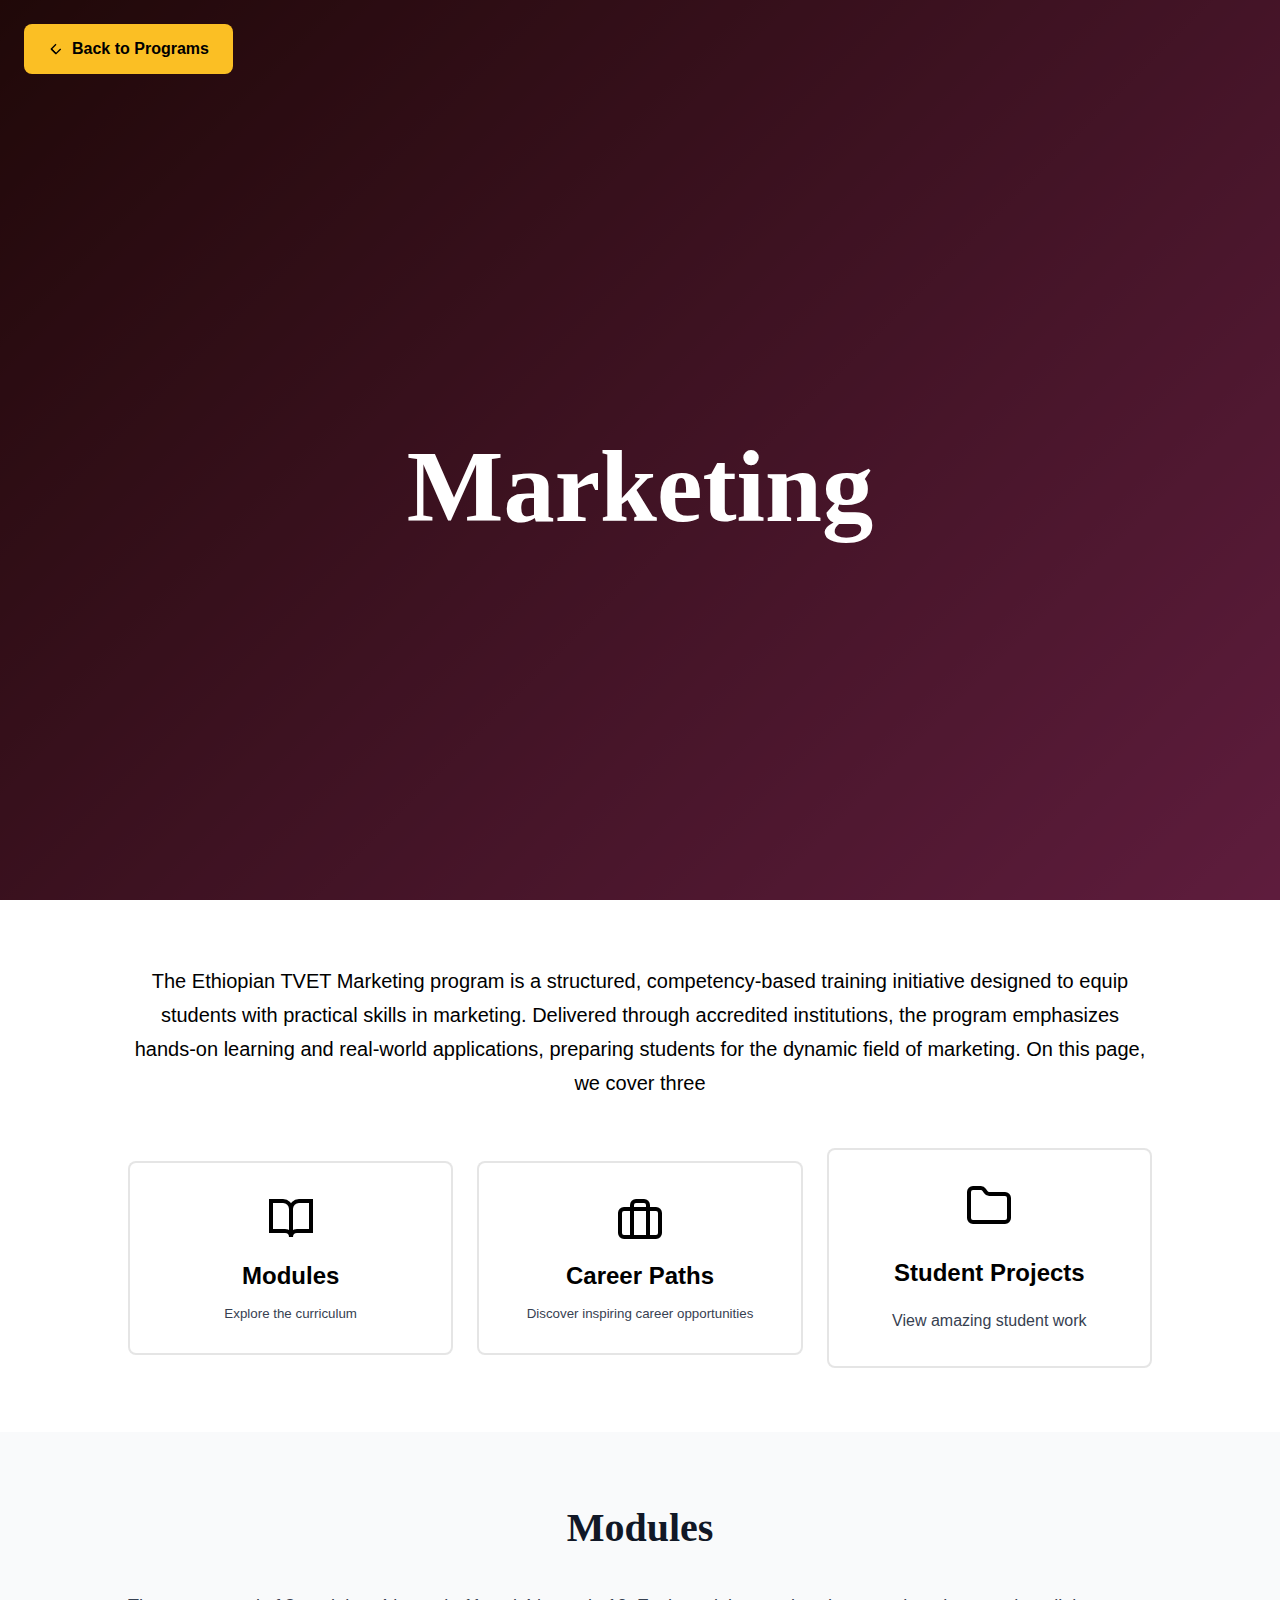
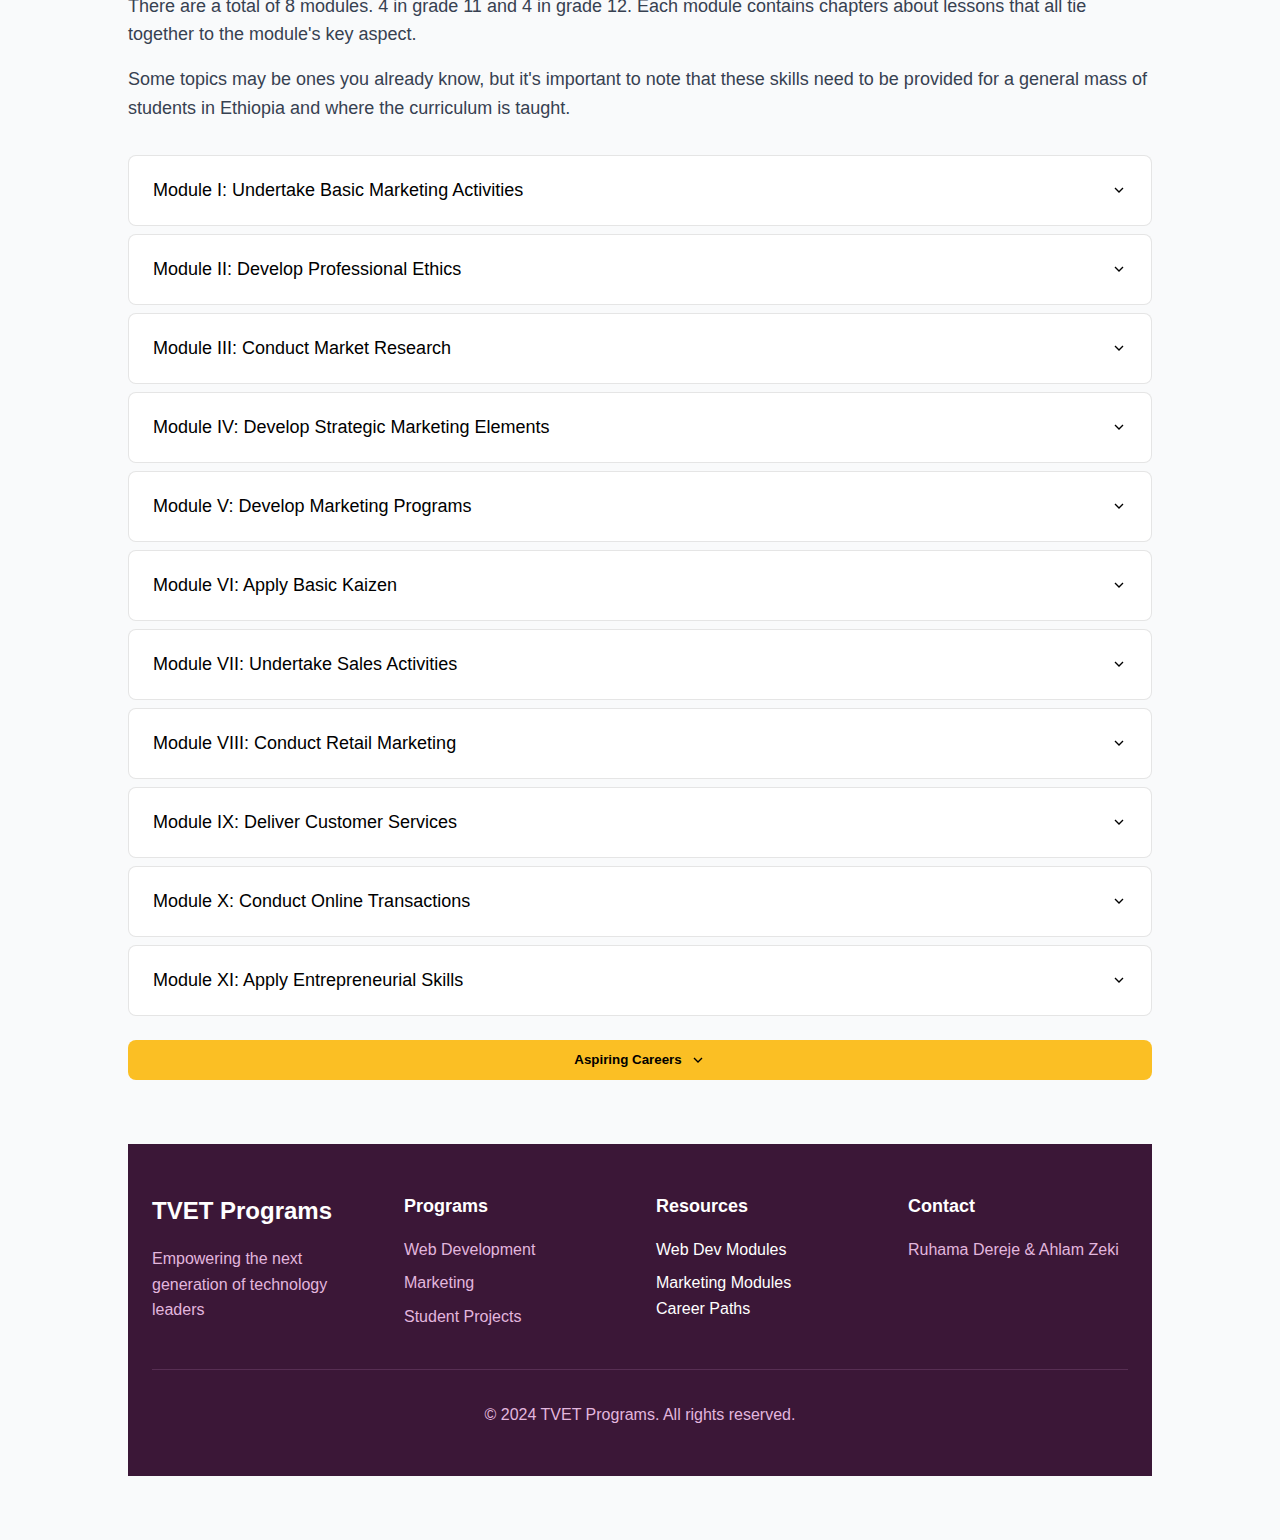
<file: marketing.html>
<!DOCTYPE html>
<html lang="en">
<head>
    <meta charset="UTF-8">
    <meta name="viewport" content="width=device-width, initial-scale=1.0">
    <title>Marketing Program - TVET</title>
    <meta name="description" content="Master digital marketing and brand storytelling. Explore comprehensive marketing modules, career opportunities, and student success stories.">
    <link rel="stylesheet" href="styles.css">
</head>
<body>
    <!-- Header -->
    <div class="hero-section red-gradient">
        <div class="hero-bg" style="background-image: url('https://images.unsplash.com/photo-1605810230434-7631ac76ec81?ixlib=rb-4.0.3&auto=format&fit=crop&w=1200&q=80')"></div>
        <div class="hero-overlay"></div>
        
        <!-- Navigation -->
        <div class="nav-section">
            <a href="index.html" class="btn btn-warning">
                <svg width="16" height="16" viewBox="0 0 24 24" fill="none" stroke="currentColor" stroke-width="2">
                    <path d="m12 19-7-7 7-7"/>
                    <path d="m19 12-7 7-7-7"/>
                </svg>
                Back to Programs
            </a>
        </div>

        <!-- Hero Content -->
        <div class="hero-content">
            <div class="hero-text">
                <h1 class="hero-title">Marketing</h1>
            </div>
        </div>
    </div>

    <!-- Description and Navigation -->
    <div class="content-section white-bg">
        <div class="max-width center">
            <p class="description-text">The Ethiopian TVET Marketing program is a structured, competency-based training initiative designed to equip students with practical skills in marketing. Delivered through accredited institutions, the program emphasizes hands-on learning and real-world applications, preparing students for the dynamic field of marketing. On this page, we cover three </p>
            
            <!-- Navigation Cards -->
            <div class="cards-grid">
                <button onclick="scrollToSection('modules')" class="card-button">
                    <div class="card">
                        <div class="card-header">
                            <svg width="48" height="48" viewBox="0 0 24 24" fill="none" stroke="currentColor" stroke-width="2" class="card-icon">
                                <path d="M2 3h6a4 4 0 0 1 4 4v14a3 3 0 0 0-3-3H2z"/>
                                <path d="M22 3h-6a4 4 0 0 0-4 4v14a3 3 0 0 1 3-3h7z"/>
                            </svg>
                            <h3 class="card-title">Modules</h3>
                        </div>
                        <div class="card-content">
                            <p class="card-text">Explore the curriculum</p>
                        </div>
                    </div>
                </button>

                <button onclick="scrollToSection('careers')" class="card-button">
                    <div class="card">
                        <div class="card-header">
                            <svg width="48" height="48" viewBox="0 0 24 24" fill="none" stroke="currentColor" stroke-width="2" class="card-icon">
                                <rect width="20" height="14" x="2" y="7" rx="2" ry="2"/>
                                <path d="M16 21V5a2 2 0 0 0-2-2h-4a2 2 0 0 0-2 2v16"/>
                            </svg>
                            <h3 class="card-title">Career Paths</h3>
                        </div>
                        <div class="card-content">
                            <p class="card-text">Discover inspiring career opportunities</p>
                        </div>
                    </div>
                </button>

                <a href="student-projects.html" class="card-button">
                    <div class="card">
                        <div class="card-header">
                            <svg width="48" height="48" viewBox="0 0 24 24" fill="none" stroke="currentColor" stroke-width="2" class="card-icon">
                                <path d="M4 20h16a2 2 0 0 0 2-2V8a2 2 0 0 0-2-2h-7.93a2 2 0 0 1-1.66-.9l-.82-1.2A2 2 0 0 0 7.93 3H4a2 2 0 0 0-2 2v13c0 1.1.9 2 2 2Z"/>
                            </svg>
                            <h3 class="card-title">Student Projects</h3>
                        </div>
                        <div class="card-content">
                            <p class="card-text">View amazing student work</p>
                        </div>
                    </div>
                </a>
            </div>
        </div>
    </div>

    <!-- Modules Section -->
    <div id="modules" class="content-section gray-bg">
        <div class="max-width">
            <h2 class="section-title center">Modules</h2>
            
            <div class="module-description">
                <p class="module-text">There are a total of 8 modules. 4 in grade 11 and 4 in grade 12. Each module contains chapters about lessons that all tie together to the module's key aspect.</p>
                <p class="module-text">Some topics may be ones you already know, but it's important to note that these skills need to be provided for a general mass of students in Ethiopia and where the curriculum is taught.</p>
            </div>

       <div class="modules-content">
    <div class="grade-section">
        
        <div class="accordion">

            <div class="accordion-item">
                <button class="accordion-trigger" onclick="toggleAccordion(this)">
                    <span class="accordion-title">Module I: Undertake Basic Marketing Activities</span>
                    <svg class="accordion-icon" width="16" height="16" viewBox="0 0 24 24" fill="none" stroke="currentColor" stroke-width="2">
                        <path d="m6 9 6 6 6-6"/>
                    </svg>
                </button>
                <div class="accordion-content">
                    <div class="unit-section">
                        <h4 class="unit-title">Perform essential marketing tasks including identifying customer needs and delivering value.</h4>
                    </div>
                </div>
            </div>

            <div class="accordion-item">
                <button class="accordion-trigger" onclick="toggleAccordion(this)">
                    <span class="accordion-title">Module II: Develop Professional Ethics</span>
                    <svg class="accordion-icon" width="16" height="16" viewBox="0 0 24 24" fill="none" stroke="currentColor" stroke-width="2">
                        <path d="m6 9 6 6 6-6"/>
                    </svg>
                </button>
                <div class="accordion-content">
                    <div class="unit-section">
                        <h4 class="unit-title">Understand and apply ethical standards and professionalism in marketing practices.</h4>
                    </div>
                </div>
            </div>

            <div class="accordion-item">
                <button class="accordion-trigger" onclick="toggleAccordion(this)">
                    <span class="accordion-title">Module III: Conduct Market Research</span>
                    <svg class="accordion-icon" width="16" height="16" viewBox="0 0 24 24" fill="none" stroke="currentColor" stroke-width="2">
                        <path d="m6 9 6 6 6-6"/>
                    </svg>
                </button>
                <div class="accordion-content">
                    <div class="unit-section">
                        <h4 class="unit-title">Collect, analyze, and interpret data to support marketing decision-making.</h4>
                    </div>
                </div>
            </div>

            <div class="accordion-item">
                <button class="accordion-trigger" onclick="toggleAccordion(this)">
                    <span class="accordion-title">Module IV: Develop Strategic Marketing Elements</span>
                    <svg class="accordion-icon" width="16" height="16" viewBox="0 0 24 24" fill="none" stroke="currentColor" stroke-width="2">
                        <path d="m6 9 6 6 6-6"/>
                    </svg>
                </button>
                <div class="accordion-content">
                    <div class="unit-section">
                        <h4 class="unit-title">Design product, price, place, and promotion strategies aligned with business goals.</h4>
                    </div>
                </div>
            </div>

            <div class="accordion-item">
                <button class="accordion-trigger" onclick="toggleAccordion(this)">
                    <span class="accordion-title">Module V: Develop Marketing Programs</span>
                    <svg class="accordion-icon" width="16" height="16" viewBox="0 0 24 24" fill="none" stroke="currentColor" stroke-width="2">
                        <path d="m6 9 6 6 6-6"/>
                    </svg>
                </button>
                <div class="accordion-content">
                    <div class="unit-section">
                        <h4 class="unit-title">Plan and implement marketing campaigns and programs to reach target audiences.</h4>
                    </div>
                </div>
            </div>

            <div class="accordion-item">
                <button class="accordion-trigger" onclick="toggleAccordion(this)">
                    <span class="accordion-title">Module VI: Apply Basic Kaizen</span>
                    <svg class="accordion-icon" width="16" height="16" viewBox="0 0 24 24" fill="none" stroke="currentColor" stroke-width="2">
                        <path d="m6 9 6 6 6-6"/>
                    </svg>
                </button>
                <div class="accordion-content">
                    <div class="unit-section">
                        <h4 class="unit-title">Apply continuous improvement practices in marketing workflows and strategies.</h4>
                    </div>
                </div>
            </div>

            <div class="accordion-item">
                <button class="accordion-trigger" onclick="toggleAccordion(this)">
                    <span class="accordion-title">Module VII: Undertake Sales Activities</span>
                    <svg class="accordion-icon" width="16" height="16" viewBox="0 0 24 24" fill="none" stroke="currentColor" stroke-width="2">
                        <path d="m6 9 6 6 6-6"/>
                    </svg>
                </button>
                <div class="accordion-content">
                    <div class="unit-section">
                        <h4 class="unit-title">Engage in the sales process, from prospecting to closing customer deals.</h4>
                    </div>
                </div>
            </div>

            <div class="accordion-item">
                <button class="accordion-trigger" onclick="toggleAccordion(this)">
                    <span class="accordion-title">Module VIII: Conduct Retail Marketing</span>
                    <svg class="accordion-icon" width="16" height="16" viewBox="0 0 24 24" fill="none" stroke="currentColor" stroke-width="2">
                        <path d="m6 9 6 6 6-6"/>
                    </svg>
                </button>
                <div class="accordion-content">
                    <div class="unit-section">
                        <h4 class="unit-title">Market products effectively within a retail environment.</h4>
                    </div>
                </div>
            </div>

            <div class="accordion-item">
                <button class="accordion-trigger" onclick="toggleAccordion(this)">
                    <span class="accordion-title">Module IX: Deliver Customer Services</span>
                    <svg class="accordion-icon" width="16" height="16" viewBox="0 0 24 24" fill="none" stroke="currentColor" stroke-width="2">
                        <path d="m6 9 6 6 6-6"/>
                    </svg>
                </button>
                <div class="accordion-content">
                    <div class="unit-section">
                        <h4 class="unit-title">Provide quality service to customers, addressing inquiries and ensuring satisfaction.</h4>
                    </div>
                </div>
            </div>

            <div class="accordion-item">
                <button class="accordion-trigger" onclick="toggleAccordion(this)">
                    <span class="accordion-title">Module X: Conduct Online Transactions</span>
                    <svg class="accordion-icon" width="16" height="16" viewBox="0 0 24 24" fill="none" stroke="currentColor" stroke-width="2">
                        <path d="m6 9 6 6 6-6"/>
                    </svg>
                </button>
                <div class="accordion-content">
                    <div class="unit-section">
                        <h4 class="unit-title">Facilitate and manage secure online transactions in digital marketplaces.</h4>
                    </div>
                </div>
            </div>

            <div class="accordion-item">
                <button class="accordion-trigger" onclick="toggleAccordion(this)">
                    <span class="accordion-title">Module XI: Apply Entrepreneurial Skills</span>
                    <svg class="accordion-icon" width="16" height="16" viewBox="0 0 24 24" fill="none" stroke="currentColor" stroke-width="2">
                        <path d="m6 9 6 6 6-6"/>
                    </svg>
                </button>
                <div class="accordion-content">
                    <div class="unit-section">
                        <h4 class="unit-title">Demonstrate innovation, risk-taking, and opportunity recognition in marketing initiatives.</h4>
                    </div>
                </div>
            </div>

        </div>
    </div>
</div>

<!-- Career Section -->
 <div id="careers" class="career-section">
    <div class="collapsible">
        <button class="career-button" onclick="toggleCareer()">
            <span>Aspiring Careers</span>
            <svg id="career-icon" class="career-icon" width="16" height="16" viewBox="0 0 24 24" fill="none" stroke="currentColor" stroke-width="2">
                <path d="m6 9 6 6 6-6"/>
            </svg>
        </button>
        <div id="career-content" class="career-content">
            <div class="career-info">
                <p class="career-description">
                    The topics you acquire are the fundamentals for the following careers. Here's a list of potential careers you could take, with their respective salaries and job description. This is obviously not a comprehensive list, so do your own research.
                </p>
                <div class="careers-grid">
                    <!-- Careers List -->
                    <div class="career-card">
                        <h4 class="career-title">Digital Marketing Manager</h4>
                        <p class="career-salary">Salary: $55,000 - $95,000/year</p>
                        <p class="career-desc">Lead comprehensive digital marketing strategies</p>
                    </div>
                    <div class="career-card">
                        <h4 class="career-title">Brand Manager</h4>
                        <p class="career-salary">Salary: $60,000 - $110,000/year</p>
                        <p class="career-desc">Build and manage brand identity and positioning</p>
                    </div>
                    <div class="career-card">
                        <h4 class="career-title">Sales Representative</h4>
                        <p class="career-salary">Salary: $40,000 - $85,000/year + commission</p>
                        <p class="career-desc">Drive revenue through strategic sales activities</p>
                    </div>
                    <div class="career-card">
                        <h4 class="career-title">E-commerce Manager</h4>
                        <p class="career-salary">Salary: $50,000 - $90,000/year</p>
                        <p class="career-desc">Optimize online sales and customer experience</p>
                    </div>
                    <div class="career-card">
                        <h4 class="career-title">Marketing Consultant</h4>
                        <p class="career-salary">Earnings: $50-200/hour</p>
                        <p class="career-desc">Provide strategic marketing guidance to businesses</p>
                    </div>
                    <div class="career-card">
                        <h4 class="career-title">Entrepreneur</h4>
                        <p class="career-salary">Unlimited earning potential</p>
                        <p class="career-desc">Launch and scale your own business ventures</p>
                    </div>
                    <div class="career-card">
                        <h4 class="career-title">Social Media Manager</h4>
                        <p class="career-salary">Salary: $45,000 - $75,000/year</p>
                        <p class="career-desc">Create and manage social media content strategies</p>
                    </div>
                    <div class="career-card">
                        <h4 class="career-title">Content Marketing Manager</h4>
                        <p class="career-salary">Salary: $55,000 - $90,000/year</p>
                        <p class="career-desc">Develop engaging content across multiple platforms</p>
                    </div>
                    <div class="career-card">
                        <h4 class="career-title">SEO Specialist</h4>
                        <p class="career-salary">Salary: $50,000 - $85,000/year</p>
                        <p class="career-desc">Optimize websites for search engine visibility</p>
                    </div>
                    <div class="career-card">
                        <h4 class="career-title">Email Marketing Manager</h4>
                        <p class="career-salary">Salary: $48,000 - $80,000/year</p>
                        <p class="career-desc">Design and execute email marketing campaigns</p>
                    </div>
                    <div class="career-card">
                        <h4 class="career-title">Marketing Analytics Manager</h4>
                        <p class="career-salary">Salary: $60,000 - $100,000/year</p>
                        <p class="career-desc">Analyze data to drive marketing decisions</p>
                    </div>
                    <div class="career-card">
                        <h4 class="career-title">Public Relations Specialist</h4>
                        <p class="career-salary">Salary: $42,000 - $78,000/year</p>
                        <p class="career-desc">Manage brand reputation and media relations</p>
                    </div>
                    <div class="career-card">
                        <h4 class="career-title">Product Marketing Manager</h4>
                        <p class="career-salary">Salary: $65,000 - $120,000/year</p>
                        <p class="career-desc">Drive product positioning and go-to-market strategies</p>
                    </div>
                    <div class="career-card">
                        <h4 class="career-title">Market Research Analyst</h4>
                        <p class="career-salary">Salary: $45,000 - $82,000/year</p>
                        <p class="career-desc">Conduct research to identify market opportunities</p>
                    </div>
                    <div class="career-card">
                        <h4 class="career-title">Growth Marketing Manager</h4>
                        <p class="career-salary">Salary: $70,000 - $130,000/year</p>
                        <p class="career-desc">Focus on user acquisition and retention strategies</p>
                    </div>
                    <div class="career-card">
                        <h4 class="career-title">Event Marketing Coordinator</h4>
                        <p class="career-salary">Salary: $40,000 - $70,000/year</p>
                        <p class="career-desc">Plan and execute marketing events and experiences</p>
                    </div>
                    <div class="career-card">
                        <h4 class="career-title">Affiliate Marketing Manager</h4>
                        <p class="career-salary">Salary: $52,000 - $88,000/year</p>
                        <p class="career-desc">Manage partnerships and affiliate programs</p>
                    </div>
                    <div class="career-card">
                        <h4 class="career-title">Customer Success Manager</h4>
                        <p class="career-salary">Salary: $55,000 - $95,000/year</p>
                        <p class="career-desc">Ensure customer satisfaction and retention</p>
                    </div>
                </div>
            </div>
        </div>
    </div>
</div>


    <!-- Footer -->
    <footer class="footer">
        <div class="footer-content">
            <div class="footer-grid">
                <div class="footer-section">
                    <h3 class="footer-title">TVET Programs</h3>
                    <p class="footer-text">Empowering the next generation of technology leaders</p>
                </div>
                <div class="footer-section">
                    <h4 class="footer-subtitle">Programs</h4>
                    <ul class="footer-links">
                        <li><a href="web-development.html">Web Development</a></li>
                        <li><a href="marketing.html">Marketing</a></li>
                        <li><a href="student-projects.html">Student Projects</a></li>
                    </ul>
                </div>
                <div class="footer-section">
                    <h4 class="footer-subtitle">Resources</h4>
                    <ul class="footer-links">
                        <li>Web Dev Modules</li>
                        <li></li>Marketing Modules</li>
                        <li>Career Paths</li>
                    </ul>
                </div>
                <div class="footer-section">
                    <h4 class="footer-subtitle">Contact</h4>
                    <p class="footer-text">Ruhama Dereje & Ahlam Zeki</p>
                </div>
            </div>
            <div class="footer-bottom">
                <p>&copy; 2024 TVET Programs. All rights reserved.</p>
            </div>
        </div>
    </footer>

    <script src="script.js"></script>
</body>
</html>
</file>
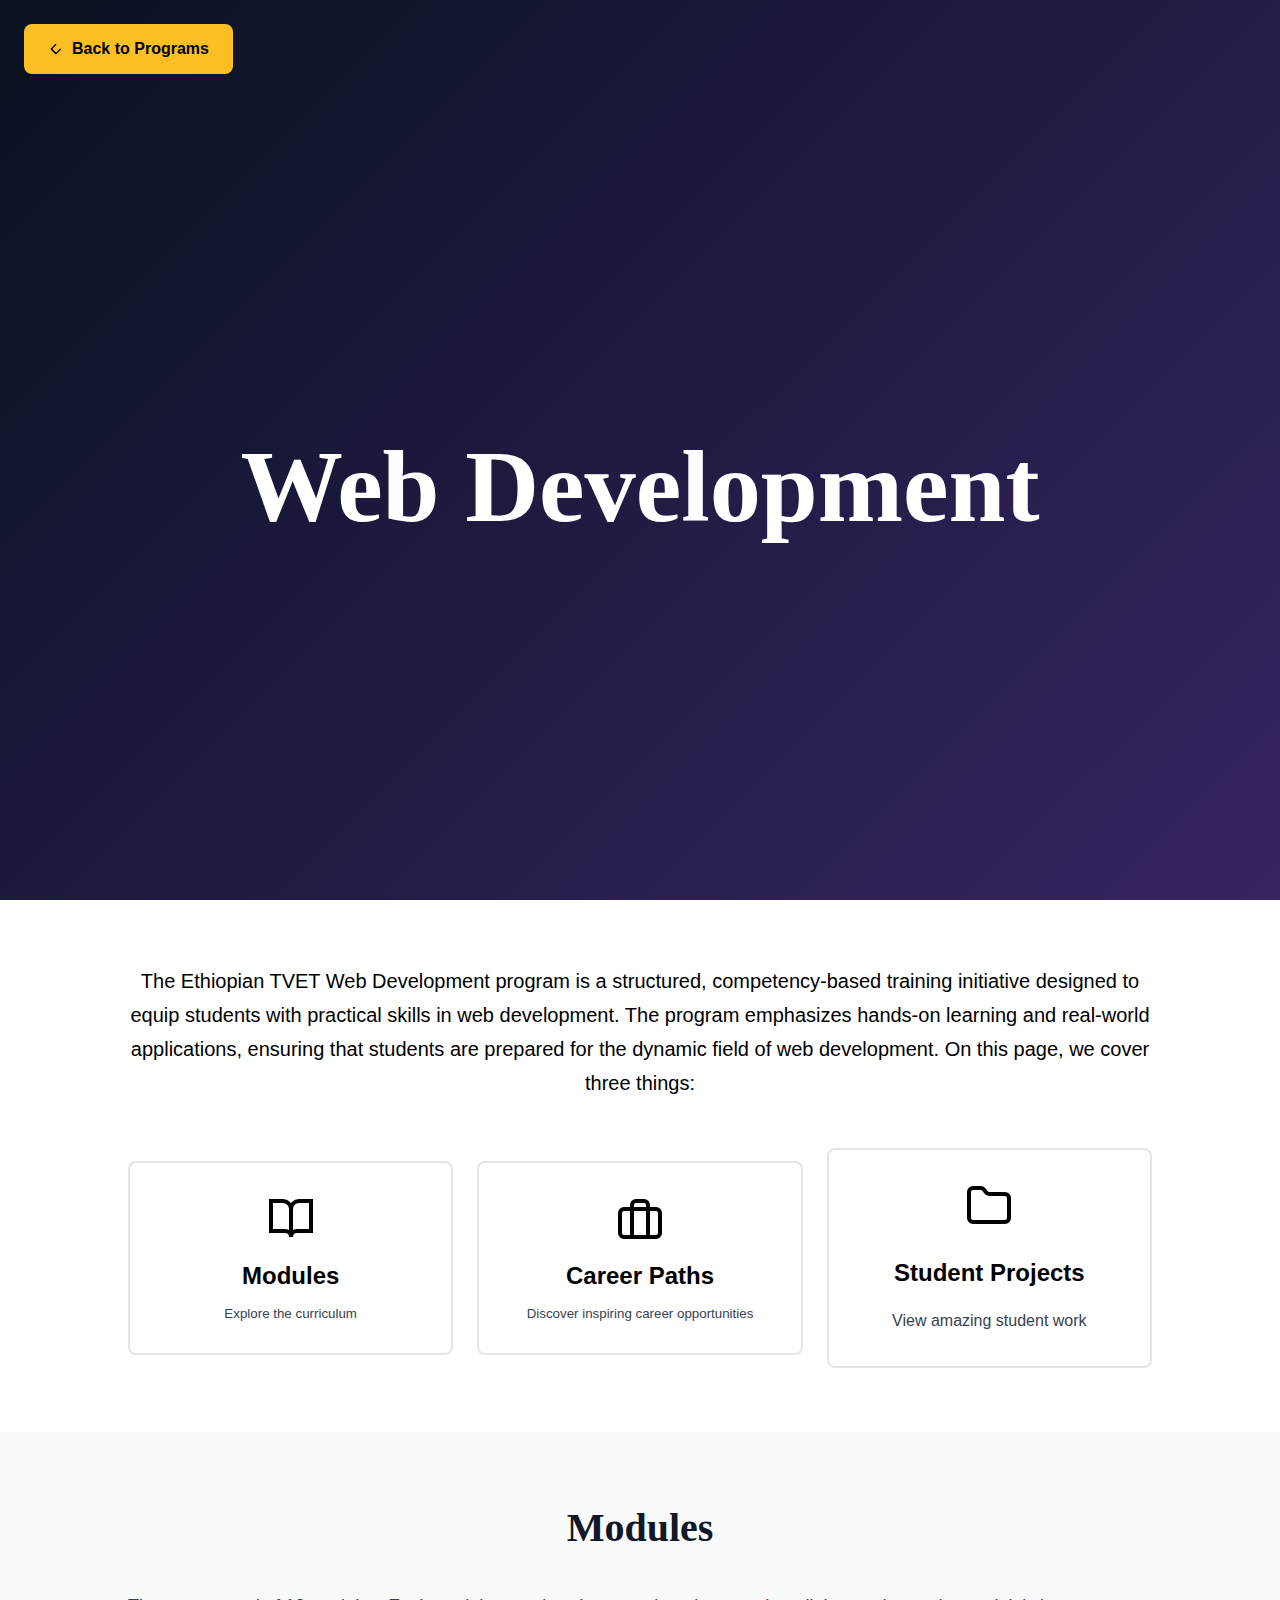
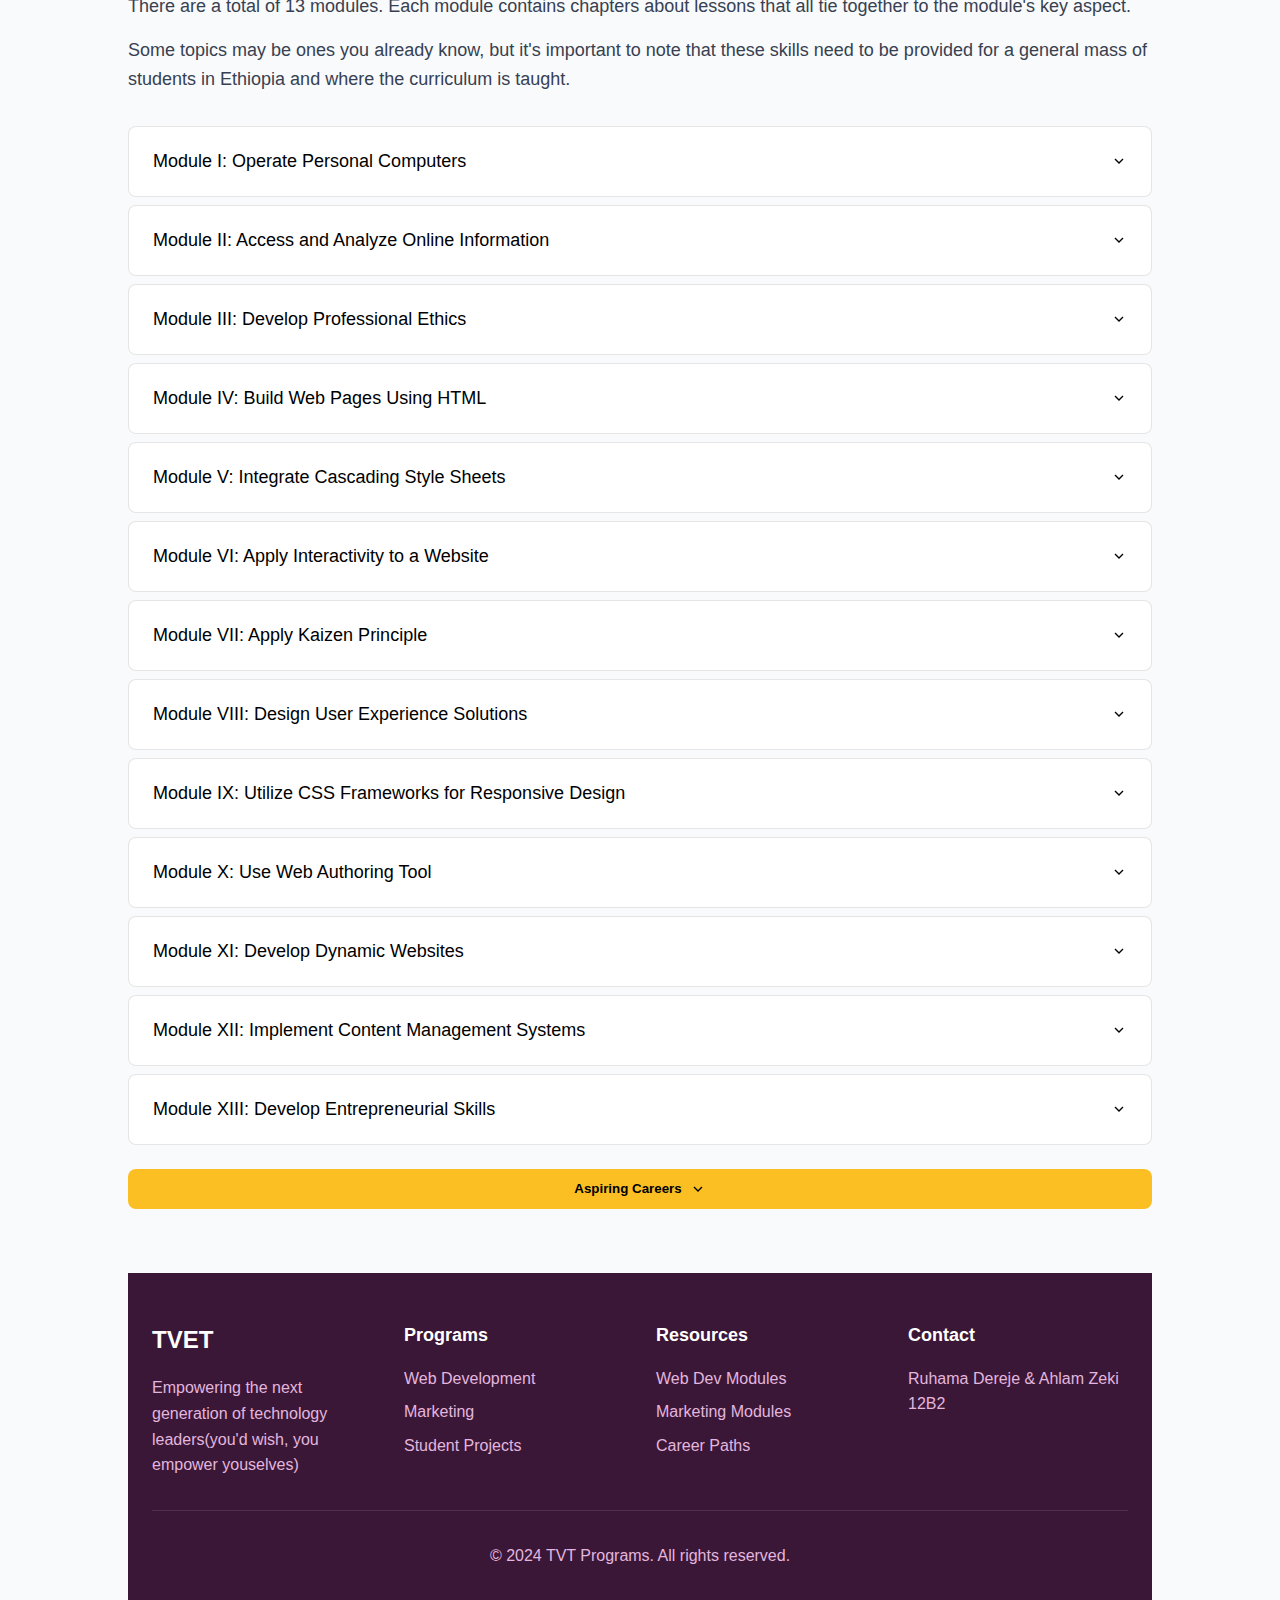
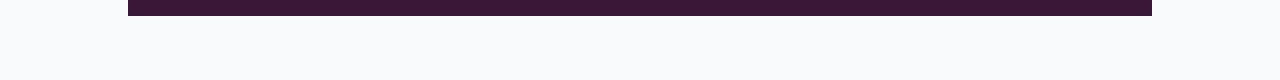
<file: web-development.html>
<!DOCTYPE html>
<html lang="en">
<head>
    <meta charset="UTF-8">
    <meta name="viewport" content="width=device-width, initial-scale=1.0">
    <title>Web Development Program - TVT Programs</title>
    <meta name="description" content="Build the future of the web with cutting-edge technologies. Explore modules, career paths, and student projects in our comprehensive Web Development program.">
    <link rel="stylesheet" href="styles.css">
</head>
<body>
    <!-- Header -->
    <div class="hero-section blue-gradient">
        <div class="hero-bg" style="background-image: url('https://images.unsplash.com/photo-1461749280684-dccba630e2f6?ixlib=rb-4.0.3&auto=format&fit=crop&w=1200&q=80')"></div>
        <div class="hero-overlay"></div>
        
        <!-- Navigation -->
        <div class="nav-section">
            <a href="index.html" class="btn btn-warning">
                <svg width="16" height="16" viewBox="0 0 24 24" fill="none" stroke="currentColor" stroke-width="2">
                    <path d="m12 19-7-7 7-7"/>
                    <path d="m19 12-7 7-7-7"/>
                </svg>
                Back to Programs
            </a>
        </div>

        <!-- Hero Content -->
        <div class="hero-content">
            <div class="hero-text">
                <h1 class="hero-title">Web Development</h1>
                
            </div>
        </div>
        </div>

    <!-- Description and Navigation -->
    <div class="content-section white-bg">
        <div class="max-width center">
            <p class="description-text">The Ethiopian TVET Web Development program is a structured, competency-based training initiative designed to equip students with practical skills in web development. The program emphasizes hands-on learning and real-world applications, ensuring that students are prepared for the dynamic field of web development. On this page, we cover three things:</p>
            
            <!-- Navigation Cards -->
            <div class="cards-grid">
                <button onclick="scrollToSection('modules')" class="card-button">
                    <div class="card">
                        <div class="card-header">
                            <svg width="48" height="48" viewBox="0 0 24 24" fill="none" stroke="currentColor" stroke-width="2" class="card-icon">
                                <path d="M2 3h6a4 4 0 0 1 4 4v14a3 3 0 0 0-3-3H2z"/>
                                <path d="M22 3h-6a4 4 0 0 0-4 4v14a3 3 0 0 1 3-3h7z"/>
                            </svg>
                            <h3 class="card-title">Modules</h3>
                        </div>
                        <div class="card-content">
                            <p class="card-text">Explore the curriculum</p>
                        </div>
                    </div>
                </button>

                <button onclick="scrollToSection('careers')" class="card-button">
                    <div class="card">
                        <div class="card-header">
                            <svg width="48" height="48" viewBox="0 0 24 24" fill="none" stroke="currentColor" stroke-width="2" class="card-icon">
                                <rect width="20" height="14" x="2" y="7" rx="2" ry="2"/>
                                <path d="M16 21V5a2 2 0 0 0-2-2h-4a2 2 0 0 0-2 2v16"/>
                            </svg>
                            <h3 class="card-title">Career Paths</h3>
                        </div>
                        <div class="card-content">
                            <p class="card-text">Discover inspiring career opportunities</p>
                        </div>
                    </div>
                </button>

                <a href="student-projects.html" class="card-button">
                    <div class="card">
                        <div class="card-header">
                            <svg width="48" height="48" viewBox="0 0 24 24" fill="none" stroke="currentColor" stroke-width="2" class="card-icon">
                                <path d="M4 20h16a2 2 0 0 0 2-2V8a2 2 0 0 0-2-2h-7.93a2 2 0 0 1-1.66-.9l-.82-1.2A2 2 0 0 0 7.93 3H4a2 2 0 0 0-2 2v13c0 1.1.9 2 2 2Z"/>
                            </svg>
                            <h3 class="card-title">Student Projects</h3>
                        </div>
                        <div class="card-content">
                            <p class="card-text">View amazing student work</p>
                        </div>
                    </div>
                </a>
            </div>
        </div>
    </div>

    <!-- Modules Section -->
    <div id="modules" class="content-section gray-bg">
        <div class="max-width">
            <h2 class="section-title center">Modules</h2>
            
            <div class="module-description">
                <p class="module-text">There are a total of 13 modules. Each module contains chapters about lessons that all tie together to the module's key aspect.</p>
                <p class="module-text">Some topics may be ones you already know, but it's important to note that these skills need to be provided for a general mass of students in Ethiopia and where the curriculum is taught.</p>
            </div>

      <div class="modules-content">
    <div class="grade-section">
      
        <div class="accordion">

            <div class="accordion-item">
                <button class="accordion-trigger" onclick="toggleAccordion(this)">
                    <span class="accordion-title">Module I: Operate Personal Computers</span>
                    <svg class="accordion-icon" width="16" height="16" viewBox="0 0 24 24" fill="none" stroke="currentColor" stroke-width="2">
                        <path d="m6 9 6 6 6-6"/>
                    </svg>
                </button>
                <div class="accordion-content">
                    <div class="unit-section">
                        <h4 class="unit-title">Master computer fundamentals, hardware components, and operating system navigation.</h4>
                    </div>
                </div>
            </div>

            <div class="accordion-item">
                <button class="accordion-trigger" onclick="toggleAccordion(this)">
                    <span class="accordion-title">Module II: Access and Analyze Online Information</span>
                    <svg class="accordion-icon" width="16" height="16" viewBox="0 0 24 24" fill="none" stroke="currentColor" stroke-width="2">
                        <path d="m6 9 6 6 6-6"/>
                    </svg>
                </button>
                <div class="accordion-content">
                    <div class="unit-section">
                        <h4 class="unit-title">Learn to find, evaluate, and utilize online information effectively and responsibly.</h4>
                    </div>
                </div>
            </div>

            <div class="accordion-item">
                <button class="accordion-trigger" onclick="toggleAccordion(this)">
                    <span class="accordion-title">Module III: Develop Professional Ethics</span>
                    <svg class="accordion-icon" width="16" height="16" viewBox="0 0 24 24" fill="none" stroke="currentColor" stroke-width="2">
                        <path d="m6 9 6 6 6-6"/>
                    </svg>
                </button>
                <div class="accordion-content">
                    <div class="unit-section">
                        <h4 class="unit-title">Understand workplace ethics, communication, and professionalism.</h4>
                    </div>
                </div>
            </div>

            <div class="accordion-item">
                <button class="accordion-trigger" onclick="toggleAccordion(this)">
                    <span class="accordion-title">Module IV: Build Web Pages Using HTML</span>
                    <svg class="accordion-icon" width="16" height="16" viewBox="0 0 24 24" fill="none" stroke="currentColor" stroke-width="2">
                        <path d="m6 9 6 6 6-6"/>
                    </svg>
                </button>
                <div class="accordion-content">
                    <div class="unit-section">
                        <h4 class="unit-title">Create structured content using HyperText Markup Language (HTML).</h4>
                    </div>
                </div>
            </div>

            <div class="accordion-item">
                <button class="accordion-trigger" onclick="toggleAccordion(this)">
                    <span class="accordion-title">Module V: Integrate Cascading Style Sheets</span>
                    <svg class="accordion-icon" width="16" height="16" viewBox="0 0 24 24" fill="none" stroke="currentColor" stroke-width="2">
                        <path d="m6 9 6 6 6-6"/>
                    </svg>
                </button>
                <div class="accordion-content">
                    <div class="unit-section">
                        <h4 class="unit-title">Style and format web pages using CSS for visual presentation.</h4>
                    </div>
                </div>
            </div>

            <div class="accordion-item">
                <button class="accordion-trigger" onclick="toggleAccordion(this)">
                    <span class="accordion-title">Module VI: Apply Interactivity to a Website</span>
                    <svg class="accordion-icon" width="16" height="16" viewBox="0 0 24 24" fill="none" stroke="currentColor" stroke-width="2">
                        <path d="m6 9 6 6 6-6"/>
                    </svg>
                </button>
                <div class="accordion-content">
                    <div class="unit-section">
                        <h4 class="unit-title">Enhance user interaction on websites using basic scripting techniques.</h4>
                    </div>
                </div>
            </div>

            <div class="accordion-item">
                <button class="accordion-trigger" onclick="toggleAccordion(this)">
                    <span class="accordion-title">Module VII: Apply Kaizen Principle</span>
                    <svg class="accordion-icon" width="16" height="16" viewBox="0 0 24 24" fill="none" stroke="currentColor" stroke-width="2">
                        <path d="m6 9 6 6 6-6"/>
                    </svg>
                </button>
                <div class="accordion-content">
                    <div class="unit-section">
                        <h4 class="unit-title">Implement continuous improvement strategies in digital projects.</h4>
                    </div>
                </div>
            </div>

            <div class="accordion-item">
                <button class="accordion-trigger" onclick="toggleAccordion(this)">
                    <span class="accordion-title">Module VIII: Design User Experience Solutions</span>
                    <svg class="accordion-icon" width="16" height="16" viewBox="0 0 24 24" fill="none" stroke="currentColor" stroke-width="2">
                        <path d="m6 9 6 6 6-6"/>
                    </svg>
                </button>
                <div class="accordion-content">
                    <div class="unit-section">
                        <h4 class="unit-title">Focus on usability, accessibility, and user-centered design.</h4>
                    </div>
                </div>
            </div>

            <div class="accordion-item">
                <button class="accordion-trigger" onclick="toggleAccordion(this)">
                    <span class="accordion-title">Module IX: Utilize CSS Frameworks for Responsive Design</span>
                    <svg class="accordion-icon" width="16" height="16" viewBox="0 0 24 24" fill="none" stroke="currentColor" stroke-width="2">
                        <path d="m6 9 6 6 6-6"/>
                    </svg>
                </button>
                <div class="accordion-content">
                    <div class="unit-section">
                        <h4 class="unit-title">Use frameworks like Bootstrap to build responsive, mobile-first websites.</h4>
                    </div>
                </div>
            </div>

            <div class="accordion-item">
                <button class="accordion-trigger" onclick="toggleAccordion(this)">
                    <span class="accordion-title">Module X: Use Web Authoring Tool</span>
                    <svg class="accordion-icon" width="16" height="16" viewBox="0 0 24 24" fill="none" stroke="currentColor" stroke-width="2">
                        <path d="m6 9 6 6 6-6"/>
                    </svg>
                </button>
                <div class="accordion-content">
                    <div class="unit-section">
                        <h4 class="unit-title">Leverage visual tools to build and manage web content efficiently.</h4>
                    </div>
                </div>
            </div>

            <div class="accordion-item">
                <button class="accordion-trigger" onclick="toggleAccordion(this)">
                    <span class="accordion-title">Module XI: Develop Dynamic Websites</span>
                    <svg class="accordion-icon" width="16" height="16" viewBox="0 0 24 24" fill="none" stroke="currentColor" stroke-width="2">
                        <path d="m6 9 6 6 6-6"/>
                    </svg>
                </button>
                <div class="accordion-content">
                    <div class="unit-section">
                        <h4 class="unit-title">Build interactive websites using client-server technologies.</h4>
                    </div>
                </div>
            </div>

            <div class="accordion-item">
                <button class="accordion-trigger" onclick="toggleAccordion(this)">
                    <span class="accordion-title">Module XII: Implement Content Management Systems</span>
                    <svg class="accordion-icon" width="16" height="16" viewBox="0 0 24 24" fill="none" stroke="currentColor" stroke-width="2">
                        <path d="m6 9 6 6 6-6"/>
                    </svg>
                </button>
                <div class="accordion-content">
                    <div class="unit-section">
                        <h4 class="unit-title">Use CMS platforms like WordPress to manage digital content.</h4>
                    </div>
                </div>
            </div>

            <div class="accordion-item">
                <button class="accordion-trigger" onclick="toggleAccordion(this)">
                    <span class="accordion-title">Module XIII: Develop Entrepreneurial Skills</span>
                    <svg class="accordion-icon" width="16" height="16" viewBox="0 0 24 24" fill="none" stroke="currentColor" stroke-width="2">
                        <path d="m6 9 6 6 6-6"/>
                    </svg>
                </button>
                <div class="accordion-content">
                    <div class="unit-section">
                        <h4 class="unit-title">Gain business knowledge to pursue tech-based entrepreneurial ventures.</h4>
                    </div>
                </div>
            </div>

        </div>
    </div>
</div>

                <!-- Career Section -->
               <div id="careers" class="career-section">
    <div class="collapsible">
        <button class="career-button" onclick="toggleCareer()">
            <span>Aspiring Careers</span>
            <svg id="career-icon" class="career-icon" width="16" height="16" viewBox="0 0 24 24" fill="none" stroke="currentColor" stroke-width="2">
                <path d="m6 9 6 6 6-6"/>
            </svg>
        </button>
        <div id="career-content" class="career-content">
            <div class="career-info">
                <p class="career-description">The topics you acquire are the fundamentals for the following careers. Here's a list of potential careers you could take, with their respective salaries and job description. This is obviously not a comprehensive list, so do your own research.</p>
                <div class="careers-grid">
                    <!-- Original Careers -->
                    <div class="career-card">
                        <h4 class="career-title">Computer Technician</h4>
                        <p class="career-salary">Salary: $35,000 - $55,000/year</p>
                        <p class="career-desc">Maintain and repair computer systems</p>
                    </div>
                    <div class="career-card">
                        <h4 class="career-title">Help Desk Support</h4>
                        <p class="career-salary">Salary: $30,000 - $45,000/year</p>
                        <p class="career-desc">Provide technical support to users</p>
                    </div>
                    <div class="career-card">
                        <h4 class="career-title">System Administrator</h4>
                        <p class="career-salary">Salary: $50,000 - $80,000/year</p>
                        <p class="career-desc">Manage computer networks and systems</p>
                    </div>
                    <div class="career-card">
                        <h4 class="career-title">IT Support Specialist</h4>
                        <p class="career-salary">Salary: $40,000 - $65,000/year</p>
                        <p class="career-desc">Troubleshoot hardware and software issues</p>
                    </div>

                    <!-- New Careers -->
                    <div class="career-card">
                        <h4 class="career-title">Frontend Developer</h4>
                        <p class="career-salary">Salary: $60,000 - $120,000/year</p>
                        <p class="career-desc">Create interactive user interfaces and experiences</p>
                    </div>
                    <div class="career-card">
                        <h4 class="career-title">Full Stack Developer</h4>
                        <p class="career-salary">Salary: $70,000 - $140,000/year</p>
                        <p class="career-desc">Build complete web applications end-to-end</p>
                    </div>
                    <div class="career-card">
                        <h4 class="career-title">UX/UI Designer</h4>
                        <p class="career-salary">Salary: $55,000 - $110,000/year</p>
                        <p class="career-desc">Design user-centered digital experiences</p>
                    </div>
                    <div class="career-card">
                        <h4 class="career-title">Web Development Freelancer</h4>
                        <p class="career-salary">Earnings: $30 - $150/hour</p>
                        <p class="career-desc">Independent project-based development work</p>
                    </div>
                    <div class="career-card">
                        <h4 class="career-title">Technical Product Manager</h4>
                        <p class="career-salary">Salary: $80,000 - $160,000/year</p>
                        <p class="career-desc">Lead product development and strategy</p>
                    </div>
                    <div class="career-card">
                        <h4 class="career-title">E-commerce Specialist</h4>
                        <p class="career-salary">Salary: $45,000 - $85,000/year</p>
                        <p class="career-desc">Build and optimize online shopping platforms</p>
                    </div>
                    <div class="career-card">
                        <h4 class="career-title">DevOps Engineer</h4>
                        <p class="career-salary">Salary: $75,000 - $150,000/year</p>
                        <p class="career-desc">Manage deployment pipelines and infrastructure</p>
                    </div>
                    <div class="career-card">
                        <h4 class="career-title">Mobile App Developer</h4>
                        <p class="career-salary">Salary: $65,000 - $130,000/year</p>
                        <p class="career-desc">Create mobile applications using web technologies</p>
                    </div>
                    <div class="career-card">
                        <h4 class="career-title">WordPress Developer</h4>
                        <p class="career-salary">Salary: $40,000 - $80,000/year</p>
                        <p class="career-desc">Develop custom themes and plugins for WordPress</p>
                    </div>
                    <div class="career-card">
                        <h4 class="career-title">QA Engineer</h4>
                        <p class="career-salary">Salary: $50,000 - $95,000/year</p>
                        <p class="career-desc">Test web applications and ensure quality standards</p>
                    </div>
                    <div class="career-card">
                        <h4 class="career-title">Backend Developer</h4>
                        <p class="career-salary">Salary: $70,000 - $135,000/year</p>
                        <p class="career-desc">Build server-side logic and database systems</p>
                    </div>
                    <div class="career-card">
                        <h4 class="career-title">Database Administrator</h4>
                        <p class="career-salary">Salary: $60,000 - $115,000/year</p>
                        <p class="career-desc">Manage and optimize database systems and data architecture</p>
                    </div>
                    <div class="career-card">
                        <h4 class="career-title">SEO Specialist</h4>
                        <p class="career-salary">Salary: $45,000 - $85,000/year</p>
                        <p class="career-desc">Optimize websites for search engines and organic traffic</p>
                    </div>
                    <div class="career-card">
                        <h4 class="career-title">Web Performance Engineer</h4>
                        <p class="career-salary">Salary: $70,000 - $130,000/year</p>
                        <p class="career-desc">Optimize website speed, performance, and user experience</p>
                    </div>
                    <div class="career-card">
                        <h4 class="career-title">Security Analyst</h4>
                        <p class="career-salary">Salary: $65,000 - $120,000/year</p>
                        <p class="career-desc">Identify and mitigate web security vulnerabilities</p>
                    </div>
                    <div class="career-card">
                        <h4 class="career-title">API Developer</h4>
                        <p class="career-salary">Salary: $68,000 - $125,000/year</p>
                        <p class="career-desc">Design and build robust APIs for web applications</p>
                    </div>
                    <div class="career-card">
                        <h4 class="career-title">Cloud Solutions Architect</h4>
                        <p class="career-salary">Salary: $90,000 - $180,000/year</p>
                        <p class="career-desc">Design scalable cloud infrastructure for web applications</p>
                    </div>
                    <div class="career-card">
                        <h4 class="career-title">Digital Marketing Technologist</h4>
                        <p class="career-salary">Salary: $50,000 - $95,000/year</p>
                        <p class="career-desc">Bridge marketing and technology for digital campaigns</p>
                    </div>
                </div>
            </div>
        </div>
    </div>
</div>

    <!-- Footer -->
 <footer class="footer">
        <div class="footer-content">
            <div class="footer-grid">
                <div class="footer-section">
                    <h3 class="footer-title">TVET</h3>
                    <p class="footer-text">Empowering the next generation of technology leaders(you'd wish, you empower youselves)</p>
                </div>
                <div class="footer-section">
                    <h4 class="footer-subtitle">Programs</h4>
                    <ul class="footer-links">
                        <li><a href="web-development.html">Web Development</a></li>
                        <li><a href="marketing.html">Marketing</a></li>
                        <li><a href="student-projects.html">Student Projects</a></li>
                    </ul>
                </div>
                <div class="footer-section">
                    <h4 class="footer-subtitle">Resources</h4>
                    <ul class="footer-links">
                        <li><a href="#modules">Web Dev Modules</a></li>
                        <li><a href="#modules">Marketing Modules</a></li>
                        <li><a href="#careers">Career Paths</a></li>
                    </ul>
                </div>
                <div class="footer-section">
                    <h4 class="footer-subtitle">Contact</h4>
                    <p class="footer-text">Ruhama Dereje & Ahlam Zeki 12B2</p>
                </div>
            </div>
            <div class="footer-bottom">
                <p>&copy; 2024 TVT Programs. All rights reserved.</p>
            </div>
        </div>
    </footer>


    <script src="script.js"></script>
</body>
</html>
</file>
<file: styles.css>
/* Reset and Base Styles */
* {
    margin: 0;
    padding: 0;
    box-sizing: border-box;
}

body {
    font-family: -apple-system, BlinkMacSystemFont, 'Segoe UI', 'Roboto', 'Oxygen', 'Ubuntu', 'Cantarell', sans-serif;
    line-height: 1.6;
    color: #374151;
    overflow-x: hidden;
}

/* Color Variables */
:root {
    --primary: hsl(260, 44%, 48%);
    --primary-light: hsl(260, 44%, 58%);
    --primary-dark: hsl(260, 44%, 38%);
    --purple-custom: hsl(306, 44%, 16%);
    --purple-custom-secondary: hsl(306, 44%, 26%);
    --purple-custom-light: hsl(306, 31%, 26%);
    --purple-custom-text: hsl(306, 44%, 80%);
    --yellow: #fbbf24;
    --blue: #142c53;
    --red: #501616;
    --gray-50: #f9fafb;
    --gray-100: #f3f4f6;
    --gray-700: #374151;
    --gray-900: #111827;
    --white: #ffffff;
    --black: #000000;
}

/* Typography */
.main-title {
    font-size: clamp(3rem, 8vw, 8rem);
    font-weight: 700;
    margin-bottom: 1.5rem;
    color: var(--gray-900);
}

.subtitle {
    font-size: clamp(1.25rem, 3vw, 2rem);
    font-weight: 700;
    color: var(--gray-700);
    max-width: 48rem;
}

.section-title {
    font-size: 2.5rem;
    font-weight: 700;
    margin-bottom: 2rem;
    color: var(--gray-900);
    font-family: Playfair Display; serif:
} 

.section-text {
    font-size: 1.25rem;
    font-weight: 700;
    color: var(--gray-700);
    line-height: 1.7;
}

/* Layout */
.section {
    height: 100vh;
    position: relative;
    z-index: 20;
    display: flex;
    align-items: center;
}

.content-75 {
    width: 75%;
    padding: 3rem;
}

.content-half {
    width: 50%;
    display: flex;
    align-items: center;
    padding: 3rem;
}

.content-full {
    width: 100%;
    padding: 1.5rem;
}

.max-width {
    max-width: 64rem;
    margin: 0 auto;
}

.center {
    text-align: center;
}

.text-right {
    text-align: right;
    margin-left: auto;
    max-width: 32rem;
}

/* Moving Board */
.moving-board {
    position: fixed;
    top: 0;
    background-color: var(--white);
    transition: all 0.7s ease-out;
    z-index: 10;
    width: 75%;
    height: 100vh;
    left: 0;
}

.projects-board {
    width: 75% !important;
}

/* Gradients */
.gradient-quarter {
    width: 25%;
    height: 100%;
    background: linear-gradient(135deg, 
        hsla(306, 44%, 16%, 0.2), 
        hsla(306, 44%, 26%, 0.1));
}

.blue-gradient {
    background: fill #2f3750;
}

.red-gradient {
    background: linear-gradient(135deg, #991b1b, #ef4444);
}

/* Animations */
.fade-in {
    opacity: 0;
    transform: translateY(20px);
    transition: all 0.2s ease-out;
}

.fade-in.visible {
    opacity: 1;
    transform: translateY(0);
}

/* Buttons */
.btn {
    display: inline-flex;
    align-items: center;
    gap: 0.5rem;
    padding: 0.75rem 1.5rem;
    border-radius: 0.5rem;
    font-weight: 600;
    text-decoration: none;
    transition: all 0.3s ease;
    cursor: pointer;
    border: none;
    font-size: 1rem;
}

.btn-warning {
    background-color: var(--yellow);
    color: var(--black);
}

.btn-warning:hover {
    background-color: #f59e0b;
}

.btn-primary {
    background-color: var(--primary);
    color: var(--white);
}

.btn-primary:hover {
    background-color: var(--primary-dark);
}

.btn-outline {
    background-color: transparent;
    color: var(--primary);
    border: 2px solid var(--primary);
}

.btn-outline:hover {
    background-color: var(--primary);
    color: var(--white);
}

/* Cards */
.card {
    background-color: var(--white);
    border: 2px solid rgba(0, 0, 0, 0.1);
    border-radius: 0.5rem;
    transition: all 0.3s ease;
}

.card:hover {
    border-color: rgba(var(--primary), 0.3);
    box-shadow: 0 10px 25px -5px rgba(0, 0, 0, 0.1);
}

.card-button {
    background: none;
    border: none;
    width: 100%;
    cursor: pointer;
    text-decoration: none;
    color: inherit;
}

.card-header {
    padding: 2rem 2rem 1rem;
    text-align: center;
}

.card-icon {
    width: 3rem;
    height: 3rem;
    color: var(--primary);
    margin: 0 auto 1rem;
    color:#000000
}

.card-title {
    font-size: 1.5rem;
    font-weight: 600;
    color: var(--primary);
    color:#000000
}

.card-content {
    padding: 0 2rem 2rem;
    text-align: center;
}

.card-text {
    color: rgba(var(--primary), 0.8);
}

.cards-grid {
    display: grid;
    grid-template-columns: repeat(auto-fit, minmax(250px, 1fr));
    gap: 1.5rem;
}

/* Hero Sections */
.hero-section {
    min-height: 100vh;
    display: flex;
    flex-direction: column;
    position: relative;
}

.hero-bg {
    position: absolute;
    inset: 0;
    background-size: cover;
    background-position: center;
    background-repeat: no-repeat;
    opacity: 0.2;
}

.hero-overlay {
    position: absolute;
    inset: 0;
    background-color: rgba(0, 0, 0, 0.6);
}

.nav-section {
    position: relative;
    z-index: 10;
    padding: 1.5rem;
}

.hero-content {
    position: relative;
    z-index: 10;
    flex: 1;
    display: flex;
    align-items: center;
    justify-content: center;
    padding: 1rem;
}

.hero-text {
    text-align: center;
    color: var(--white);
    max-width: 64rem;
    margin: 0 auto;
}

.hero-title {
    font-size: clamp(3rem, 8vw, 8rem);
    font-weight: 700;
    margin-bottom: 1.5rem;
    font-family: Playfair Display, sherif;
}

.hero-subtitle {
    font-size: clamp(1.25rem, 3vw, 2rem);
    margin-bottom: 3rem;
    opacity: 0.9;
}

/* Content Sections */
.content-section {
    padding: 4rem 1rem;
}

.white-bg {
    background-color: var(--white);
}

.gray-bg {
    background-color: var(--gray-50);
}

.description-text {
    font-size: 1.25rem;
    color: var(--primary);
    line-height: 1.7;
    margin-bottom: 3rem;
    color:#000000
}

.context-text {
    color: var(--gray-700);
    font-size: 1.125rem; /* or 1.25rem */
    line-height: 1.7;
    text-align: center;
  }
  

/* Features Grid */
.features-grid {
    display: grid;
    grid-template-columns: repeat(auto-fit, minmax(250px, 1fr));
    gap: 3rem;
    margin-top: 4rem;
}

.feature {
    text-align: center;
}

.feature-icon {
    width: 4rem;
    height: 4rem;
    border-radius: 50%;
    display: flex;
    align-items: center;
    justify-content: center;
    margin: 0 auto 1.5rem;
    color: var(--white);
}

.blue-gradient {
    background: linear-gradient(135deg, var(--blue), #8b5cf6);
}

.red-gradient {
    background: linear-gradient(135deg, var(--red), #ec4899);
}

.purple-gradient {
    background: linear-gradient(135deg, #8b5cf6, #6366f1);
}

.feature-title {
    font-size: 1.5rem;
    font-weight: 700;
    margin-bottom: 1rem;
    color: var(--gray-900);
}

.feature-text {
    color: var(--gray-700);
}

/* Image Sections */
.image-half {
    width: 50%;
    height: 100%;
    position: relative;
    overflow: hidden;
}

.section-image {
    width: 100%;
    height: 100%;
    object-fit: cover;
}

.image-overlay {
    position: absolute;
    inset: 0;
}

.blue-overlay {
    background-color: rgba(30, 58, 138, 0.2);
}

.red-overlay {
    background-color: rgba(153, 27, 27, 0.2);
}

/* Program Links */
.program-link {
    text-decoration: none;
    color: inherit;
}

.program-title {
    font-size: 3rem;
    font-weight: 700;
    margin-bottom: 1.5rem;
    color: var(--gray-900);
    transition: color 0.3s ease;
}

.program-link:hover .program-title {
    color: var(--blue);
}

/* Mission Section */
.mission-bg {
    width: 150%;
    height: 150vh;
    position: relative;
    background-image: url('/src/assets/students-collaboration.jpg');
    background-size: cover;
    background-position: center;
}

.mission-overlay {
    position: absolute;
    inset: 0;
    background: linear-gradient(to right, 
        hsla(306, 44%, 16%, 0.8),
        hsla(306, 44%, 26%, 0.7),
        hsla(306, 44%, 16%, 0.8));
}

.mission-title {
    font-size: clamp(2.5rem, 6vw, 6rem);
    font-weight: 700;
    margin-bottom: 2rem;
    color: var(--yellow);
}

.mission-text {
    font-size: clamp(1.25rem, 3vw, 2rem);
    color: var(--white);
    line-height: 1.7;
    font-weight: 700;
}

/* Module Sections */
.module-description {
    margin-bottom: 2rem;
}

.module-text {
    font-size: 1.125rem;
    color: rgba(var(--primary), 0.8);
    margin-bottom: 1rem;
}

.grade-title {
    font-size: 1.5rem;
    font-weight: 600;
    color: var(--primary);
    margin-bottom: 1rem;
}

/* Accordion */
.accordion {
    margin-bottom: 1.5rem;
}

.accordion-item {
    background-color: var(--white);
    border-radius: 0.5rem;
    border: 1px solid rgba(0, 0, 0, 0.1);
    margin-bottom: 0.5rem;
}

.accordion-trigger {
    width: 100%;
    padding: 1.5rem;
    text-align: left;
    background: none;
    border: none;
    cursor: pointer;
    display: flex;
    justify-content: space-between;
    align-items: center;
}

.accordion-title {
    font-size: 1.125rem;
    font-weight: 500;
    color: var(--primary);
    color:#000000
}

.accordion-icon {
    transition: transform 0.3s ease;
    color:#000000
}

.accordion-trigger.active .accordion-icon {
    transform: rotate(180deg);
}

.accordion-content {
    max-height: 0;
    overflow: hidden;
    transition: max-height 0.3s ease;
}

.accordion-content.show {
    max-height: 500px;
}

.unit-section {
    margin-bottom: 1.5rem;
}

.unit-title {
    font-weight: 600;
    color: var(--primary);
    margin-bottom: 0.5rem;
}

.unit-list {
    list-style: disc;
    list-style-position: inside;
    color: rgba(var(--primary), 0.8);
}

.unit-list li {
    margin-bottom: 0.25rem;
}

/* Career Section */
.career-section {
    margin-top: 1.5rem;
      margin-bottom: 4rem;
}

.career-button {
    width: 100%;
    background-color: var(--yellow);
    color: var(--black);
    font-weight: 600;
    padding: 0.75rem 1rem;
    border-radius: 0.5rem;
    border: none;
    cursor: pointer;
    display: flex;
    align-items: center;
    justify-content: center;
    gap: 0.5rem;
    transition: background-color 0.3s ease;
}

.career-button:hover {
    background-color: #f59e0b;
}

.career-icon {
    transition: transform 0.3s ease;
}

.career-button.active .career-icon {
    transform: rotate(180deg);
}

.career-content {
    max-height: 0;
    overflow: hidden;
    transition: max-height 0.3s ease;
}

.career-content.show {
    max-height: 800px;
    max-height: none;
}

.career-info {
    background-color: var(--white);
    padding: 1.5rem;
    border-radius: 0.5rem;
    border: 1px solid rgba(0, 0, 0, 0.1);
    margin-top: 1rem;
}

.career-description {
    color: rgba(var(--primary), 0.8);
    margin-bottom: 1rem;
}

.careers-grid {
    display: grid;
    grid-template-columns: repeat(auto-fit, minmax(250px, 1fr));
    gap: 1rem;
}

.career-card {
    padding: 1rem;
    border: 1px solid rgba(0, 0, 0, 0.1);
    border-radius: 0.5rem;
}

.career-title {
    font-weight: 600;
    color: var(--primary);
    margin-bottom: 0.25rem;
}

.career-salary {
    font-size: 0.875rem;
    color: rgba(var(--primary), 0.7);
    margin-bottom: 0.25rem;
}

.career-desc {
    font-size: 0.875rem;
    color: rgba(var(--primary), 0.8);
}

/* Projects */
.projects-section-1 {
    margin-bottom: 6rem;
}

.projects-section-2 {
    min-height: 100vh;
    height: auto;
}

.projects-grid {
    display: grid;
    grid-template-columns: repeat(auto-fit, minmax(400px, 1fr));
    gap: 3rem;
}

.project-card {
    background-color: var(--white);
    border: 2px solid rgba(0, 0, 0, 0.1);
    border-radius: 0.5rem;
    overflow: hidden;
    transition: all 0.3s ease;
    height: 100%;
}

.project-card:hover {
    border-color: rgba(var(--primary), 0.3);
    box-shadow: 0 10px 25px -5px rgba(0, 0, 0, 0.1);
}

.project-image {
    aspect-ratio: 16/9;
    overflow: hidden;
}

.project-image img {
    width: 100%;
    height: 100%;
    object-fit: cover;
}

.project-content {
    padding: 1.5rem;
}

.project-header {
    display: flex;
    justify-content: space-between;
    align-items: flex-start;
    margin-bottom: 0.5rem;
}

.project-title {
    font-size: 1.5rem;
    color: var(--gray-900);
}

.project-type {
    font-size: 0.875rem;
    background-color: rgba(var(--primary), 0.1);
    color: var(--primary);
    padding: 0.25rem 0.5rem;
    border-radius: 9999px;
}

.project-meta {
    color: var(--gray-700);
    margin-bottom: 1rem;
}

.student-name {
    font-weight: 600;
}

.student-grade {
    font-size: 0.875rem;
}

.project-description {
    color: var(--gray-700);
    margin-bottom: 1.5rem;
    line-height: 1.7;
}

.project-buttons {
    display: flex;
    gap: 0.75rem;
}

/* Footer */
.footer {
    background-color: var(--purple-custom);
    color: var(--white);
    padding: 3rem 0;
    position: relative;
    z-index: 20;
    
}

.footer-content {
    max-width: 72rem;
    margin: 0 auto;
    padding: 0 1.5rem;
    
}

.footer-grid {
    display: grid;
    grid-template-columns: repeat(auto-fit, minmax(200px, 1fr));
    gap: 2rem;
}

.footer-title {
    font-size: 1.5rem;
    font-weight: 700;
    margin-bottom: 1rem;
    text-align: left;
}

.footer-subtitle {
    font-size: 1.125rem;
    font-weight: 600;
    margin-bottom: 1rem;
    text-align: left;
}

.footer-text {
    color: var(--purple-custom-text);
    text-align: left;
}

.footer-links {
    list-style: none;
}

.footer-links li {
    margin-bottom: 0.5rem;
    text-align: left;
}

.footer-links a {
    color: var(--purple-custom-text);
    text-decoration: none;
    transition: color 0.3s ease;
    text-align: left;
}

.footer-links a:hover {
    color: var(--white);
}

.footer-bottom {
    border-top: 1px solid var(--purple-custom-light);
    margin-top: 2rem;
    padding-top: 2rem;
    text-align: center;
    color: var(--purple-custom-text);
}

/* Responsive Design */
@media (max-width: 768px) {
    .section {
        height: auto;
        min-height: 100vh;
        padding: 2rem 0;
    }
    
    .content-75,
    .content-half {
        width: 100%;
        padding: 1.5rem;
    }
    
    .image-half {
        width: 100%;
        height: 50vh;
    }
    
    .section-3,
    .section-4 {
        flex-direction: column;
    }
    
    .cards-grid {
        grid-template-columns: 1fr;
    }
    
    .projects-grid {
        grid-template-columns: 1fr;
    }
    
    .careers-grid {
        grid-template-columns: 1fr;
    }
    
    .features-grid {
        grid-template-columns: 1fr;
    }
    
    .footer-grid {
        grid-template-columns: 1fr;
        text-align: center;
    }
    
    .moving-board {
        width: 100% !important;
    }
}

/* === Custom Home Section Styles (replacing Tailwind) === */
.home-section {
    min-height: 100vh;
    padding-top: 4rem;
    position: relative;
    overflow: hidden;
  }
  
  .home-background {
    position: absolute;
    inset: 0;
    background: linear-gradient(to bottom right, #f3e8ff, white, #dbeafe); /* from-purple-50 via-white to-blue-50 */
    z-index: 0;
  }
  
  .home-content-wrapper {
    position: relative;
    z-index: 10;
    max-width: 1200px;
    margin: 0 auto;
    padding: 5rem 1.5rem;
  }
  
  .home-grid {
    display: grid;
    grid-template-columns: 1fr;
    gap: 3rem;
  }
  
  @media (min-width: 1024px) {
    .home-grid {
      grid-template-columns: 2fr 1fr;
      align-items: center;
    }
  }
  
  .home-main {
    grid-column: span 2;
  }
  
  .home-text {
    display: flex;
    flex-direction: column;
    gap: 2rem;
    animation: fadeIn 1s ease-out;
  }
  
  .home-title {
    font-size: 100px;
    font-weight: 800;
    background: linear-gradient(to right, #2a2635, #3a4353);
    background-clip: text;
    -webkit-background-clip: text;
    -webkit-text-fill-color: transparent;
    margin-bottom: 1rem;
    font-family: Playfair Display; serif; 
    
  }

  
  .home-subtitle {
    font-size: 1.25rem;
    max-width: 40rem;
    line-height: 1.6;
    color: #515355;
    font-weight: 700;
  }
  
  .home-buttons {
    display: flex;
    flex-direction: column;
    gap: 1rem;
    width: 200px;
    height: 60px;
  }
  
  @media (min-width: 640px) {
    .home-buttons {
      flex-direction: row;
    }
  }
  
  .btn-submit {
    padding: 1rem 2rem;
    background: linear-gradient(to right, #8b5cf6, #3b82f6);
    color: white;
    font-weight: 600;
    border: none;
    border-radius: 0.75rem;
    box-shadow: 0 8px 16px rgba(0,0,0,0.1);
    transition: transform 0.3s ease;
    cursor: pointer;
  }
  
  .btn-submit:hover {
    transform: scale(1.05);
    box-shadow: 0 12px 24px rgba(0,0,0,0.15);
  }
  
  .btn-view {
    padding: 1rem 2rem;
    background-color: #facc15; /* yellow */
    color: black;
    font-weight: 600;
    border: none;
    border-radius: 0.75rem;
    text-align: center;
    display: inline-block;
    transition: background-color 0.3s ease;
    text-decoration: none;
  }
  
  .btn-view:hover {
    background-color: #fcd34d;
  }
  
  /* Simple fade-in animation */
  @keyframes fadeIn {
    from {
      opacity: 0;
      transform: translateY(30px);
    }
    to {
      opacity: 1;
      transform: translateY(0);
    }
  }
  
  .info-section {
  min-height: 100vh;
  padding: 80px 40px;
  

.info-container {
  max-width: 1152px;
  margin: 0 auto;
}

.info-grid {
  display: grid;
  grid-template-columns: repeat(3, 1fr);
  gap: 30px;
}

.info-box {
  transition: transform 0.3s ease;
}

.info-box:hover {
  transform: scale(1.05);
}

.info-title {
  font-size: 2rem;
  font-weight: 700;
  margin-bottom: 8px;
  font-family: Playfair Display, serif;
  padding-top: 2rem;
}

.info-text {
  color: #374151;
  font-size: 1rem;
  font-family: Arial, Helvetica, sans-serif
}

/* Responsive */
@media (max-width: 900px) {
  .info-grid {
    grid-template-columns: 1fr 1fr;
  }
}

@media (max-width: 600px) {
  .info-grid {
    grid-template-columns: 1fr;
  }
}
</file>
